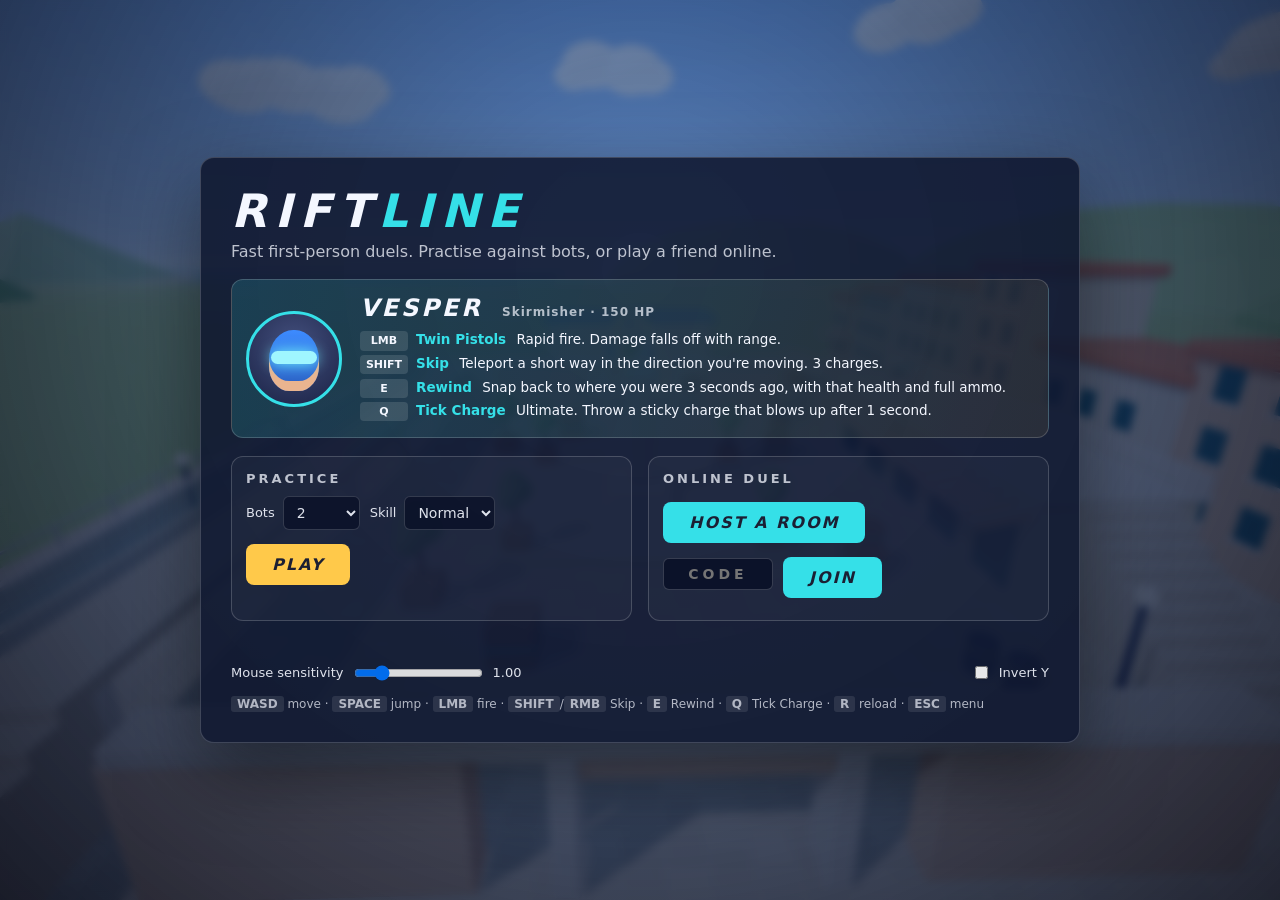
<file: index.html>
<!DOCTYPE html>
<html lang="en">
<head>
<meta charset="utf-8">
<meta name="viewport" content="width=device-width, initial-scale=1">
<title>Riftline</title>
<meta name="description" content="Riftline: a browser hero shooter. Practise against bots or duel a friend online, peer to peer.">
<link rel="stylesheet" href="css/style.css">
<script type="importmap">
{ "imports": { "three": "./vendor/three.module.min.js", "three/addons/": "./vendor/addons/" } }
</script>
<script src="vendor/peerjs.min.js"></script>
</head>
<body>
<canvas id="view"></canvas>

<!-- ============ HUD ============ -->
<div id="hud" hidden>
  <div id="fxTint"></div>
  <div id="hurt"></div>
  <div id="blinkFlash"></div>

  <div id="cross"><i></i></div>
  <div id="hitmark"><i></i><i></i><i></i><i></i></div>
  <div id="pips"><b></b><b></b><b></b></div>

  <div id="topbar">
    <div class="team you"><span id="nameA">YOU</span><b id="scoreA">0</b></div>
    <div id="goal">FIRST TO <span id="goalN">10</span></div>
    <div class="team them"><b id="scoreB">0</b><span id="nameB">BOTS</span></div>
  </div>
  <div id="netTag"></div>
  <div id="feed"></div>
  <div id="callout"></div>

  <div id="dead" hidden><b>ELIMINATED</b><span id="deadBy"></span><em id="deadT"></em></div>

  <div id="bl">
    <div id="portrait"><div class="helm"></div><div class="visor"></div></div>
    <div>
      <div id="hpText"><b id="hpNum">150</b><span>/ 150</span></div>
      <div id="hpBar"></div>
    </div>
  </div>

  <div id="ult"><svg viewBox="0 0 100 100"><circle class="track" cx="50" cy="50" r="44"/><circle id="ultArc" cx="50" cy="50" r="44"/></svg><span id="ultPct">0%</span><em>Q</em></div>

  <div id="br">
    <div id="ammo"><b id="ammoNum">40</b><span>/ 40</span></div>
    <div id="abilities">
      <div class="ab" id="abBlink"><div class="icon blink"></div><span class="cd"></span><span class="charges"></span><em>SHIFT</em></div>
      <div class="ab" id="abRewind"><div class="icon rewind"></div><span class="cd"></span><em>E</em></div>
    </div>
  </div>
  <div id="nolock" hidden>Mouse capture isn't available in this frame. Open the page in its own tab to play.</div>
</div>

<!-- ============ MENU ============ -->
<div class="overlay" id="menu">
  <div class="panel">
    <h1>RIFT<span>LINE</span></h1>
    <p class="sub">Fast first-person duels. Practise against bots, or play a friend online.</p>
    <div id="touchNote" hidden>This is a keyboard-and-mouse game. Open it on a computer to play.</div>

    <div class="heroCard">
      <div class="heroArt"><div class="helm"></div><div class="visor"></div></div>
      <div>
        <div class="heroName">VESPER <small>Skirmisher · 150 HP</small></div>
        <ul class="kit">
          <li><i>LMB</i><b>Twin Pistols</b> Rapid fire. Damage falls off with range.</li>
          <li><i>SHIFT</i><b>Skip</b> Teleport a short way in the direction you're moving. 3 charges.</li>
          <li><i>E</i><b>Rewind</b> Snap back to where you were 3 seconds ago, with that health and full ammo.</li>
          <li><i>Q</i><b>Tick Charge</b> Ultimate. Throw a sticky charge that blows up after 1 second.</li>
        </ul>
      </div>
    </div>

    <div class="modes">
      <section>
        <h2>Practice</h2>
        <div class="row">
          <label>Bots <select id="botCount"><option value="0">None</option><option>1</option><option selected>2</option><option>3</option></select></label>
          <label>Skill <select id="botSkill"><option value="easy">Easy</option><option value="normal" selected>Normal</option><option value="hard">Hard</option></select></label>
        </div>
        <button class="btn" id="btnPractice">PLAY</button>
      </section>
      <section>
        <h2>Online duel</h2>
        <button class="btn alt" id="btnHost">HOST A ROOM</button>
        <div class="row join"><input id="joinCode" maxlength="5" placeholder="CODE" autocomplete="off" spellcheck="false"><button class="btn alt" id="btnJoin">JOIN</button></div>
      </section>
    </div>

    <div id="lobby" hidden>
      <div>Room code <b id="roomCode">-----</b></div>
      <div class="row"><input id="shareLink" readonly><button class="btn small" id="btnCopy">COPY LINK</button></div>
      <div id="lobbyMsg">Waiting for your opponent to join…</div>
      <button class="btn small ghost" id="btnCancel">CANCEL</button>
    </div>
    <div id="menuMsg"></div>

    <div class="row settings">
      <label>Mouse sensitivity <input id="sens" type="range" min="0.1" max="5" step="0.05" value="1"><span id="sensVal">1.00</span></label>
      <label><input type="checkbox" id="invertY"> Invert Y</label>
    </div>
    <div class="keys"><b>WASD</b> move · <b>SPACE</b> jump · <b>LMB</b> fire · <b>SHIFT</b>/<b>RMB</b> Skip · <b>E</b> Rewind · <b>Q</b> Tick Charge · <b>R</b> reload · <b>ESC</b> menu</div>
  </div>
</div>

<div class="overlay" id="pause" hidden>
  <div class="panel small">
    <h1>PAUSED</h1>
    <p class="sub" id="pauseNote"></p>
    <button class="btn" id="btnResume">RESUME</button>
    <button class="btn small ghost" id="btnQuit">LEAVE MATCH</button>
  </div>
</div>

<div class="overlay" id="over" hidden>
  <div class="panel small">
    <h1 id="overTitle">VICTORY</h1>
    <p class="sub" id="overScore"></p>
    <button class="btn" id="btnAgain">PLAY AGAIN</button>
    <div id="overMsg"></div>
    <button class="btn small ghost" id="btnMenu">MAIN MENU</button>
  </div>
</div>

<script type="module" src="src/main.js"></script>
</body>
</html>
</file>
<file: css/style.css>
:root {
  --ink: #f4f7ff;
  --bg: #0e1630;
  --panel: rgba(16, 24, 48, 0.88);
  --line: rgba(255, 255, 255, 0.18);
  --accent: #35e0e8;
  --gold: #ffc94a;
  --you: #5aa2ff;
  --them: #ff7a4d;
  --danger: #ff4d5e;
}
* { box-sizing: border-box; }
html, body {
  margin: 0; height: 100%; overflow: hidden; background: var(--bg); color: var(--ink);
  font-family: "Segoe UI", system-ui, -apple-system, Helvetica, Arial, sans-serif;
  user-select: none; -webkit-user-select: none;
}
[hidden] { display: none !important; }
#view { position: fixed; inset: 0; width: 100%; height: 100%; display: block; }

/* ---------- overlays & menu ---------- */
.overlay {
  position: fixed; inset: 0; z-index: 20; display: flex; align-items: center; justify-content: center;
  background: radial-gradient(ellipse at 50% 30%, rgba(40, 80, 150, 0.55), rgba(8, 12, 28, 0.88));
  backdrop-filter: blur(4px); padding: 16px; overflow: auto;
}
.panel {
  width: min(880px, 100%); background: var(--panel); border: 1px solid var(--line); border-radius: 14px;
  padding: 26px 30px; box-shadow: 0 30px 80px rgba(0, 0, 0, 0.5); margin: auto;
}
.panel.small { width: min(420px, 100%); text-align: center; }
h1 { margin: 0; font-size: 46px; font-weight: 900; font-style: italic; letter-spacing: 8px; }
h1 span { color: var(--accent); }
h2 { margin: 0 0 10px; font-size: 13px; letter-spacing: 3px; text-transform: uppercase; opacity: 0.75; }
.sub { margin: 4px 0 18px; opacity: 0.75; }
#touchNote { background: #5a2330; border: 1px solid var(--danger); padding: 8px 12px; border-radius: 8px; margin-bottom: 14px; }

.heroCard {
  display: flex; gap: 18px; align-items: center; padding: 14px; border-radius: 12px;
  background: linear-gradient(110deg, rgba(53, 224, 232, 0.16), rgba(255, 201, 74, 0.08)); border: 1px solid var(--line);
}
.heroName { font-size: 24px; font-weight: 900; font-style: italic; letter-spacing: 3px; }
.heroName small { font-size: 12px; font-style: normal; letter-spacing: 1px; opacity: 0.7; margin-left: 8px; }
.kit { list-style: none; margin: 6px 0 0; padding: 0; font-size: 13.5px; line-height: 1.75; }
.kit i { font-style: normal; display: inline-block; min-width: 48px; text-align: center; background: rgba(255, 255, 255, 0.12); border-radius: 4px; font-size: 11px; padding: 0 4px; margin-right: 8px; font-weight: 700; }
.kit b { color: var(--accent); margin-right: 6px; }

/* Original hero emblem: helmet with a glowing visor (CSS only). */
.heroArt, #portrait { position: relative; flex: none; width: 96px; height: 96px; border-radius: 50%; background: radial-gradient(circle at 50% 35%, #44507e, #1a2245); border: 3px solid var(--accent); overflow: hidden; }
.helm { position: absolute; left: 22%; right: 22%; top: 18%; bottom: 14%; border-radius: 48% 48% 40% 40%; background: linear-gradient(#3d8bff, #2a5fc0); box-shadow: inset 0 -10px 0 #e9b48f; }
.visor { position: absolute; left: 24%; right: 24%; top: 42%; height: 14%; border-radius: 8px; background: #9ff6ff; box-shadow: 0 0 14px #6ff3ff; }

.modes { display: grid; grid-template-columns: 1fr 1fr; gap: 16px; margin-top: 18px; }
.modes section { border: 1px solid var(--line); border-radius: 12px; padding: 14px; background: rgba(255, 255, 255, 0.03); }
.row { display: flex; gap: 10px; align-items: center; flex-wrap: wrap; margin: 8px 0; }
label { font-size: 13px; opacity: 0.9; display: inline-flex; gap: 8px; align-items: center; }
select, input[type=text], #joinCode, #shareLink {
  background: #0b1229; color: var(--ink); border: 1px solid var(--line); border-radius: 6px; padding: 7px 9px; font: inherit; font-size: 14px;
}
#joinCode { width: 110px; text-transform: uppercase; letter-spacing: 4px; font-weight: 800; text-align: center; }
#shareLink { flex: 1; min-width: 0; font-size: 12px; user-select: all; -webkit-user-select: all; }
.btn {
  appearance: none; cursor: pointer; border: 0; border-radius: 8px; padding: 11px 26px; margin-top: 6px;
  background: var(--gold); color: #1b1f33; font: inherit; font-weight: 900; font-style: italic; letter-spacing: 2px; font-size: 16px;
  transition: transform 0.08s, filter 0.08s;
}
.btn:hover { filter: brightness(1.08); transform: translateY(-1px); }
.btn.alt { background: var(--accent); }
.btn.small { padding: 7px 14px; font-size: 13px; }
.btn.ghost { background: transparent; color: var(--ink); border: 1px solid var(--line); }
.btn:disabled { opacity: 0.5; cursor: default; transform: none; }
#lobby { margin-top: 14px; padding: 14px; border-radius: 12px; border: 1px dashed var(--accent); background: rgba(53, 224, 232, 0.08); }
#roomCode { font-size: 26px; letter-spacing: 6px; color: var(--accent); margin-left: 8px; }
#lobbyMsg, #menuMsg, #overMsg { font-size: 13px; margin-top: 8px; min-height: 18px; color: var(--gold); }
.settings { margin-top: 16px; justify-content: space-between; }
.keys { font-size: 12px; opacity: 0.7; margin-top: 10px; line-height: 1.9; }
.keys b { background: rgba(255, 255, 255, 0.14); border-radius: 3px; padding: 1px 6px; }
@media (max-width: 720px) {
  .modes { grid-template-columns: 1fr; }
  .heroCard { flex-direction: column; text-align: left; }
  h1 { font-size: 34px; }
}

/* ---------- HUD ---------- */
#hud { position: fixed; inset: 0; pointer-events: none; z-index: 5; text-shadow: 0 2px 4px rgba(0, 0, 0, 0.45); }
#fxTint { position: absolute; inset: 0; opacity: 0; transition: opacity 0.15s; background: radial-gradient(ellipse at center, rgba(111, 243, 255, 0) 40%, rgba(80, 160, 255, 0.45) 100%); }
#hurt { position: absolute; inset: 0; opacity: 0; box-shadow: inset 0 0 180px 50px rgba(255, 40, 60, 0.75); }
#blinkFlash { position: absolute; inset: 0; opacity: 0; background: radial-gradient(ellipse at center, rgba(255, 255, 255, 0) 30%, rgba(111, 243, 255, 0.55) 100%); }

#cross { position: absolute; left: 50%; top: 50%; width: 22px; height: 22px; margin: -11px; border: 2px solid rgba(255, 255, 255, 0.92); border-radius: 50%; box-shadow: 0 0 0 1px rgba(0, 0, 0, 0.35); }
#cross i { position: absolute; left: 50%; top: 50%; width: 4px; height: 4px; margin: -2px; border-radius: 50%; background: #fff; }
#hitmark { position: absolute; left: 50%; top: 50%; width: 0; height: 0; opacity: 0; }
#hitmark i { position: absolute; width: 10px; height: 3px; background: #fff; border-radius: 2px; box-shadow: 0 0 2px #000; }
#hitmark i:nth-child(1) { transform: translate(-19px, -15px) rotate(45deg); }
#hitmark i:nth-child(2) { transform: translate(9px, -15px) rotate(-45deg); }
#hitmark i:nth-child(3) { transform: translate(-19px, 12px) rotate(-45deg); }
#hitmark i:nth-child(4) { transform: translate(9px, 12px) rotate(45deg); }
#hitmark.kill i { background: var(--danger); }
#pips { position: absolute; left: 50%; top: calc(50% + 34px); transform: translateX(-50%); display: flex; gap: 5px; }
#pips b { width: 16px; height: 5px; border-radius: 3px; background: rgba(255, 255, 255, 0.25); transform: skewX(-20deg); }
#pips b.on { background: var(--accent); box-shadow: 0 0 6px var(--accent); }

#topbar { position: absolute; top: 14px; left: 50%; transform: translateX(-50%); display: flex; align-items: center; gap: 14px; font-weight: 900; font-style: italic; }
.team { display: flex; align-items: center; gap: 10px; padding: 4px 14px; border-radius: 6px; background: rgba(10, 16, 36, 0.55); transform: skewX(-14deg); }
.team b { font-size: 30px; }
.team span { font-size: 13px; letter-spacing: 2px; max-width: 140px; overflow: hidden; text-overflow: ellipsis; white-space: nowrap; }
.team.you { border-bottom: 3px solid var(--you); } .team.you b { color: var(--you); }
.team.them { border-bottom: 3px solid var(--them); } .team.them b { color: var(--them); }
#goal { font-size: 11px; letter-spacing: 2px; opacity: 0.8; }
#netTag { position: absolute; top: 14px; left: 16px; font-size: 12px; letter-spacing: 1px; opacity: 0.85; }
#feed { position: absolute; top: 14px; right: 16px; display: flex; flex-direction: column; align-items: flex-end; gap: 4px; font-size: 13px; font-weight: 700; }
#feed div { background: rgba(10, 16, 36, 0.6); padding: 4px 10px; border-radius: 4px; }
#callout { position: absolute; top: 28%; left: 0; right: 0; text-align: center; font-size: 28px; font-weight: 900; font-style: italic; letter-spacing: 5px; opacity: 0; transition: opacity 0.2s; }
#dead { position: absolute; top: 34%; left: 0; right: 0; text-align: center; }
#dead b { display: block; font-size: 44px; font-style: italic; letter-spacing: 8px; color: var(--danger); }
#dead em { display: block; font-style: normal; font-size: 18px; margin-top: 6px; opacity: 0.85; }

#bl { position: absolute; left: 24px; bottom: 22px; display: flex; gap: 14px; align-items: flex-end; }
#portrait { width: 74px; height: 74px; }
#hpText b { font-size: 34px; font-weight: 900; font-style: italic; }
#hpText span { font-size: 16px; opacity: 0.75; margin-left: 4px; }
#hpBar { display: flex; gap: 3px; margin-top: 4px; }
#hpBar i { width: 30px; height: 14px; background: rgba(255, 255, 255, 0.18); transform: skewX(-18deg); border-radius: 2px; position: relative; overflow: hidden; }
#hpBar i::after { content: ""; position: absolute; inset: 0; width: var(--f, 100%); background: #fff; }
#hpBar.low i::after { background: var(--danger); }

#ult { position: absolute; left: 50%; bottom: 22px; transform: translateX(-50%); width: 82px; height: 82px; display: flex; align-items: center; justify-content: center; }
#ult svg { position: absolute; inset: 0; transform: rotate(-90deg); }
#ult circle { fill: rgba(10, 16, 36, 0.45); stroke-width: 7; stroke: var(--accent); stroke-linecap: round; stroke-dasharray: 276.5; stroke-dashoffset: 276.5; }
#ult circle.track { stroke: rgba(255, 255, 255, 0.18); stroke-dashoffset: 0; }
#ultPct { font-size: 20px; font-weight: 900; font-style: italic; }
#ult em { position: absolute; bottom: -6px; font-style: normal; font-size: 10px; font-weight: 800; background: #fff; color: #1b1f33; border-radius: 3px; padding: 0 5px; text-shadow: none; }
#ult.ready circle#ultArc { stroke: var(--gold); }
#ult.ready { animation: ultPulse 0.7s infinite alternate; }
#ult.ready #ultPct { color: var(--gold); }
@keyframes ultPulse { to { filter: drop-shadow(0 0 12px var(--gold)); } }

#br { position: absolute; right: 26px; bottom: 22px; text-align: right; }
#ammo b { font-size: 34px; font-weight: 900; font-style: italic; }
#ammo span { opacity: 0.75; margin-left: 4px; }
#ammo.low b { color: var(--danger); }
#abilities { display: flex; gap: 10px; justify-content: flex-end; margin-top: 6px; }
.ab { position: relative; width: 58px; height: 58px; border-radius: 8px; transform: skewX(-12deg); background: rgba(10, 16, 36, 0.55); border: 2px solid rgba(255, 255, 255, 0.85); display: flex; align-items: center; justify-content: center; }
.ab em { position: absolute; bottom: -9px; left: 50%; transform: translateX(-50%) skewX(12deg); font-style: normal; font-size: 9px; font-weight: 800; background: #fff; color: #1b1f33; border-radius: 3px; padding: 0 4px; text-shadow: none; }
.ab .cd { position: absolute; font-size: 20px; font-weight: 900; transform: skewX(12deg); }
.ab .charges { position: absolute; top: -9px; right: -6px; font-size: 12px; font-weight: 900; background: var(--accent); color: #0b1229; border-radius: 10px; padding: 0 6px; transform: skewX(12deg); text-shadow: none; }
.ab.cool { border-color: rgba(255, 255, 255, 0.25); }
.ab.cool .icon { opacity: 0.25; }
.icon { width: 30px; height: 30px; transform: skewX(12deg); }
.icon.blink { background: linear-gradient(90deg, transparent 0 10%, var(--accent) 10% 30%, transparent 30% 42%, var(--accent) 42% 62%, transparent 62% 74%, #fff 74% 100%); clip-path: polygon(0 20%, 60% 20%, 100% 50%, 60% 80%, 0 80%); }
.icon.rewind { border: 4px solid #fff; border-radius: 50%; border-left-color: transparent; position: relative; }
.icon.rewind::after { content: ""; position: absolute; left: -7px; top: 1px; border: 6px solid transparent; border-bottom-color: #fff; transform: rotate(-30deg); }
#nolock { position: absolute; bottom: 120px; left: 50%; transform: translateX(-50%); background: rgba(0, 0, 0, 0.65); padding: 6px 12px; border-radius: 6px; font-size: 13px; }
@media (max-width: 720px) {
  #hpBar i { width: 18px; }
  #portrait { display: none; }
  .ab { width: 46px; height: 46px; }
}
</file>
